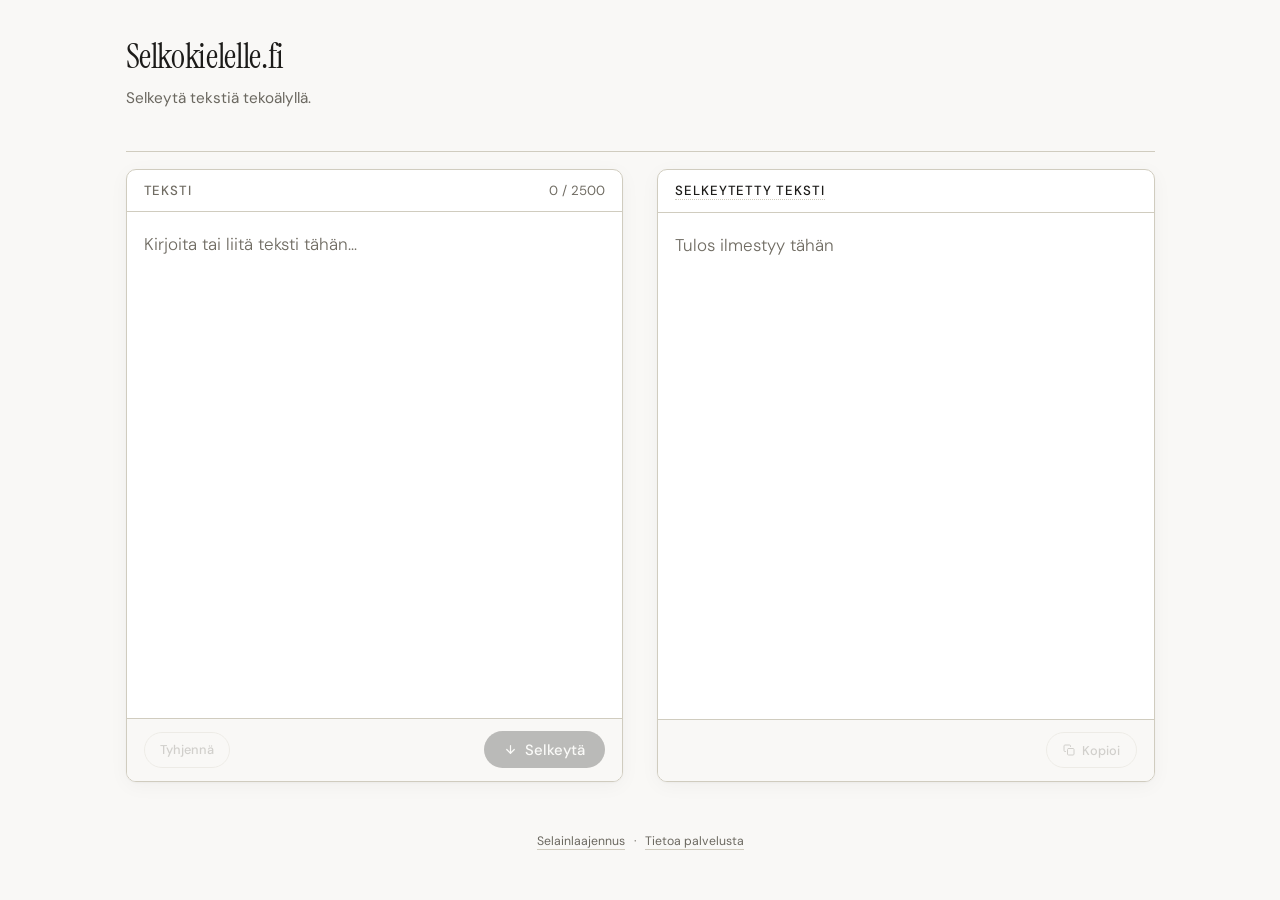
<file: frontend/index.html>
<!DOCTYPE html>
<html lang="fi">
<head>
  <meta charset="UTF-8" />
  <meta name="viewport" content="width=device-width, initial-scale=1.0" />
  <title>Selkokielelle – Selkeytä tekstiä tekoälyllä</title>
  <meta name="description" content="Ilmainen tekoälytyökalu tekstin selkeyttämiseen. Tarkista tulos selkokielen asiantuntijan kanssa ennen julkaisua." />
  <link rel="canonical" href="https://selkokielelle.fi/" />
  <link rel="icon" href="favicon.svg" type="image/svg+xml" />
  <meta property="og:title" content="Selkokielelle – Selkeytä tekstiä tekoälyllä" />
  <meta property="og:description" content="Ilmainen tekoälytyökalu tekstin selkeyttämiseen. Tarkista tulos selkokielen asiantuntijan kanssa ennen julkaisua." />
  <meta property="og:url" content="https://selkokielelle.fi/" />
  <meta property="og:type" content="website" />
  <script type="application/ld+json">
  {
    "@context": "https://schema.org",
    "@type": "WebApplication",
    "name": "Selkokielelle",
    "url": "https://selkokielelle.fi",
    "description": "Ilmainen tekoälytyökalu tekstin selkeyttämiseen. Tarkista tulos selkokielen asiantuntijan kanssa ennen julkaisua.",
    "applicationCategory": "UtilityApplication",
    "operatingSystem": "All",
    "offers": {
      "@type": "Offer",
      "price": "0",
      "priceCurrency": "EUR"
    },
    "inLanguage": "fi",
    "browserRequirements": "Requires JavaScript"
  }
  </script>
  <link rel="preconnect" href="https://fonts.googleapis.com">
  <link href="https://fonts.googleapis.com/css2?family=Instrument+Serif:ital@0;1&family=DM+Sans:opsz,wght@9..40,300;400;500&display=swap" rel="stylesheet">
  <style>
    :root {
      --bg:       #F9F8F6;
      --ink:      #1C1B19;
      --mid:      #6B6860;
      --faint:    #706C63;
      --rule:     #D0CCBF;
      --accent:   #1C1B19;
      --surface:  #FFFFFF;
      --radius:   10px;
    }

    *, *::before, *::after { box-sizing: border-box; margin: 0; padding: 0; }

    .skip-link {
      position: absolute;
      top: -100%;
      left: 1rem;
      background: var(--ink);
      color: #fff;
      padding: .5rem 1rem;
      border-radius: var(--radius);
      font-size: .875rem;
      font-weight: 500;
      z-index: 1000;
      text-decoration: none;
    }
    .skip-link:focus {
      top: 1rem;
    }

    html, body {
      margin: 0;
      padding: 0;
    }

    html {
      font-size: 17px;
      height: 100vh;
      height: 100dvh;
      -webkit-font-smoothing: antialiased;
    }

    body {
      font-family: 'DM Sans', sans-serif;
      background: var(--bg);
      color: var(--ink);
      height: 100vh;
      height: 100dvh;
      overflow-y: auto;
      overflow-x: hidden;
      display: flex;
      flex-direction: column;
      align-items: center;
    }

    /* ── WRAPPER ── */
    .wrap {
      width: 100%;
      max-width: 640px;
      padding: 0 1.5rem;
      flex: 1;
    }

    /* ── TOP ── */
    .top {
      padding: 3.5rem 0 2.8rem;
      animation: fadein .5s ease both;
    }

    .wordmark {
      font-family: 'Instrument Serif', serif;
      font-size: 1.5rem;
      font-weight: 400;
      letter-spacing: -.01em;
      color: var(--ink);
      margin-bottom: .55rem;
    }

    .tagline {
      font-size: .9rem;
      color: var(--mid);
      font-weight: 400;
    }

    /* ── RULE ── */
    hr {
      border: none;
      border-top: 1px solid var(--rule);
      margin-bottom: 2rem;
      animation: fadein .5s .05s ease both;
    }

    /* ── EDITOR BLOCK ── */
    .editor {
      background: var(--surface);
      border: 1px solid var(--rule);
      border-radius: var(--radius);
      overflow: hidden;
      box-shadow: 0 1px 3px rgba(0,0,0,.04), 0 4px 20px rgba(0,0,0,.04);
      animation: fadein-slide .5s .1s ease both;
      opacity: 0;
      transition: opacity 0.25s ease;
    }

    .editor.appeared {
      opacity: 1;
    }

    .editor-header {
      padding: .7rem 1rem;
      display: flex;
      align-items: center;
      justify-content: space-between;
      border-bottom: 1px solid var(--rule);
    }

    .editor-label {
      font-size: .78rem;
      font-weight: 500;
      letter-spacing: .07em;
      text-transform: uppercase;
      color: var(--faint);
    }

    .output-label-link {
      text-decoration: none;
      color: inherit;
      border-bottom: 1px dotted var(--rule);
      transition: border-color .15s;
    }
    .output-label-link:hover {
      border-bottom-color: var(--ink);
    }

    .char-count {
      font-size: .78rem;
      color: var(--faint);
      font-variant-numeric: tabular-nums;
      transition: color .2s;
    }
    .char-count.warn { color: #C07A20; }
    .char-count.over { color: #C0392B; }

    .limit-hint {
      display: none;
      font-size: .78rem;
      color: #C0392B;
      padding: .35rem 1rem .4rem;
      border-bottom: 1px solid #F5C6C2;
    }
    .limit-hint.visible { display: block; }

    textarea {
      display: block;
      width: 100%;
      height: 300px;
      padding: 1.1rem 1rem;
      border: none;
      outline: none;
      resize: vertical;
      overflow-y: auto;
      overflow-wrap: break-word;
      font-family: 'DM Sans', sans-serif;
      font-size: 1rem;
      font-weight: 300;
      line-height: 1.75;
      color: var(--ink);
      background: transparent;
      caret-color: var(--accent);
      transition: opacity 0.25s ease;
    }


    textarea::placeholder { color: var(--faint); }

    .wrap:has(.output.state-done) .editor:not(:focus-within) { opacity: 0.7; }

    /* ── ACTION ROW ── */
    .action-row {
      padding: .75rem 1rem;
      display: flex;
      justify-content: space-between;
      align-items: center;
      border-top: 1px solid var(--rule);
      background: var(--bg);
    }

    .btn {
      font-family: 'DM Sans', sans-serif;
      font-size: .875rem;
      font-weight: 500;
      padding: .5rem 1.2rem;
      border-radius: 99px;
      border: none;
      cursor: pointer;
      transition: opacity .15s, transform .15s;
      display: inline-flex;
      align-items: center;
      gap: .45rem;
    }

    .btn:active { transform: scale(.97); }

    .btn-primary {
      background: var(--ink);
      color: #fff;
    }

    .btn-primary:hover:not(:disabled) { opacity: .82; }

    .btn-primary:disabled {
      opacity: .28;
      cursor: not-allowed;
    }

    .btn-ghost {
      background: transparent;
      color: var(--mid);
      border: 1px solid var(--rule);
      font-size: .75rem;
      padding: .5rem .9rem;
    }

    .btn-ghost:hover { background: var(--bg); }

    .btn-ghost:disabled {
      opacity: .28;
      cursor: not-allowed;
    }

    textarea:focus-visible {
      outline: none;
    }

    .editor:focus-within {
      border-color: var(--ink);
      box-shadow: 0 0 0 3px rgba(28,27,25,.10),
                  0 1px 3px rgba(0,0,0,.04),
                  0 4px 20px rgba(0,0,0,.04);
    }

    .btn:focus-visible {
      outline: 2px solid var(--accent);
      outline-offset: 2px;
    }

    /* spinner */
    .spinner {
      width: 13px; height: 13px;
      border: 1.5px solid rgba(255,255,255,.3);
      border-top-color: #fff;
      border-radius: 50%;
      animation: spin .6s linear infinite;
      display: none;
    }
    .is-loading .spinner { display: block; }
    .is-loading .btn-arrow { display: none; }

    @keyframes spin { to { transform: rotate(360deg); } }

    /* ── ARROW DIVIDER ── */
    .arrow-sep {
      display: flex;
      justify-content: center;
      padding: .9rem 0;
      animation: fadein .5s .15s ease both;
      color: var(--faint);
    }

    .arrow-sep svg { width: 18px; height: 18px; }

    /* ── OUTPUT ── */
    .output {
      border: 1px solid var(--rule);
      border-radius: var(--radius);
      overflow: hidden;
      background: var(--surface);
      box-shadow: 0 1px 3px rgba(0,0,0,.04), 0 4px 20px rgba(0,0,0,.04);
      animation: fadein .5s .2s ease both;
    }

    .output-header {
      padding: .7rem 1rem;
      display: flex;
      align-items: center;
      justify-content: space-between;
      border-bottom: 1px solid var(--rule);
    }

    .output-body {
      padding: 1.1rem 1rem;
      height: 300px;
      overflow-y: auto;
      display: flex;
      align-items: flex-start;
    }

    .output-empty {
      font-size: 1rem;
      color: var(--faint);
      font-weight: 300;
      line-height: 1.75;
    }

    /* skeleton shimmer */
    .skeleton { display: none; flex-direction: column; gap: .55rem; width: 100%; }

    .sk-line {
      height: .95em;
      border-radius: 3px;
      background: linear-gradient(90deg, var(--rule) 25%, #ECEAE4 50%, var(--rule) 75%);
      background-size: 300% 100%;
      animation: shimmer 1.3s infinite;
    }

    .sk-line:nth-child(1) { width: 100%; }
    .sk-line:nth-child(2) { width: 88%; }
    .sk-line:nth-child(3) { width: 95%; }
    .sk-line:nth-child(4) { width: 72%; }

    @keyframes shimmer {
      0% { background-position: 200% 0; }
      100% { background-position: -200% 0; }
    }

    #output-text {
      font-size: 1rem;
      line-height: 1.75;
      font-weight: 300;
      color: var(--ink);
      opacity: 0;
      transition: opacity .35s ease;
      width: 100%;
      overflow-wrap: break-word;
    }

    #output-text p {
      margin: 0 0 1em 0;
    }

    #output-text p:last-child {
      margin-bottom: 0;
    }

    #output-text.visible { opacity: 1; }

    /* states */
    .state-empty  .output-empty   { display: flex; }
    .state-empty  .skeleton        { display: none; }
    .state-empty  #output-text     { visibility: hidden; height: 0; overflow: hidden; position: absolute; }

    .state-loading .output-empty  { display: none; }
    .state-loading .skeleton       { display: flex; }
    .state-loading #output-text    { visibility: hidden; height: 0; overflow: hidden; position: absolute; }

    .state-done   .output-empty   { display: none; }
    .state-done   .skeleton        { display: none; }
    .state-done   #output-text     { visibility: visible; height: auto; overflow: visible; position: static; display: block; }

    /* copy row */
    .copy-row {
      padding: .75rem 1rem;
      border-top: 1px solid var(--rule);
      display: flex;
      justify-content: flex-end;
      background: var(--bg);
    }

    /* ── FOOTER ── */
    footer {
      padding: 2.5rem 0 3rem;
      font-size: .72rem;
      color: var(--faint);
      text-align: center;
      animation: fadein .5s .25s ease both;
    }

    footer a { color: var(--mid); text-decoration: none; border-bottom: 1px solid var(--rule); }
    footer a:hover { color: var(--ink); border-color: var(--ink); }

    /* ── ANIMATIONS ── */
    @keyframes fadein {
      from { opacity: 0; transform: translateY(8px); }
      to   { opacity: 1; transform: translateY(0); }
    }

    /* slide-only variant: no opacity in keyframes so fill-mode won't lock it */
    @keyframes fadein-slide {
      from { transform: translateY(8px); }
      to   { transform: translateY(0); }
    }

    @media (max-width: 480px) {
      .top { padding: 2.5rem 0 2rem; }
    }

    .sr-only {
      position: absolute;
      width: 1px;
      height: 1px;
      padding: 0;
      margin: -1px;
      overflow: hidden;
      clip: rect(0, 0, 0, 0);
      white-space: nowrap;
      border: 0;
    }

    @media (prefers-reduced-motion: reduce) {
      *, *::before, *::after {
        animation-duration: 0.01ms !important;
        animation-iteration-count: 1 !important;
        transition-duration: 0.01ms !important;
      }
    }

    /* Desktop layout: side-by-side */
    @media (min-width: 800px) {
      body {
        overflow: auto;
      }

      .wrap {
        max-width: 1080px;
        min-height: 0;
        display: grid;
        grid-template-columns: 1fr 1fr;
        grid-template-rows: auto auto 1fr auto;
        column-gap: 2rem;
        row-gap: 1rem;
        align-items: stretch;
      }

      .wordmark {
        font-size: 2rem;
      }

      .top {
        grid-column: 1 / -1;
        padding: 2rem 0 1.5rem;
      }

      header {
        grid-column: 1 / -1;
      }

      main {
        grid-column: 1 / -1;
        display: contents;
      }

      hr {
        grid-column: 1 / -1;
        margin-bottom: 0;
      }

      .editor {
        grid-column: 1;
        grid-row: 3;
        display: grid;
        grid-template-rows: auto 1fr auto auto;
        min-height: 0;
        min-width: 0;
      }

      .editor textarea {
        height: auto;
        min-height: 0;
        resize: none;
      }

      .arrow-sep {
        display: none;
      }

      .output {
        grid-column: 2;
        grid-row: 3;
        display: grid;
        grid-template-rows: auto 1fr auto;
        min-height: 0;
        min-width: 0;
      }

      .output-body {
        height: auto;
        min-height: 0;
        overflow-y: auto;
      }

      footer {
        grid-column: 1 / -1;
        padding: 2rem 0 3rem;
      }
    }
  </style>
</head>
<body>

<a href="#input-text" class="skip-link">Siirry tekstikenttään</a>

<div class="wrap">

  <header>
  <div class="top">
    <h1 class="wordmark">Selkokielelle.fi</h1>
    <div class="tagline">Selkeytä tekstiä tekoälyllä.</div>
  </div>
  </header>

  <hr>

  <main>
  <!-- INPUT -->
  <div class="editor" id="editor">
    <div class="editor-header">
      <span class="editor-label">Teksti</span>
      <span class="char-count" id="char-count">0 / 2500</span>
    </div>
    <textarea
      id="input-text"
      placeholder="Kirjoita tai liitä teksti tähän…"
      rows="7"
      aria-label="Syötä selkeytettävä teksti"
    ></textarea>
    <div class="limit-hint" id="limit-hint" aria-live="polite">Teksti on liian pitkä. Lyhennä alle 2 500 merkkiin.</div>
    <div class="action-row">
      <button class="btn btn-ghost" id="clear-btn" type="button" disabled>Tyhjennä</button>
      <button class="btn btn-primary" id="convert-btn" disabled>
        <div class="spinner"></div>
        <svg class="btn-arrow" width="13" height="13" viewBox="0 0 24 24" fill="none" stroke="currentColor" stroke-width="2.2" stroke-linecap="round" stroke-linejoin="round" aria-hidden="true"><line x1="12" y1="5" x2="12" y2="19"/><polyline points="19 12 12 19 5 12"/></svg>
        Selkeytä
      </button>
    </div>
  </div>

  <!-- DIVIDER -->
  <div class="arrow-sep" aria-hidden="true">
    <svg viewBox="0 0 24 24" fill="none" stroke="currentColor" stroke-width="1.5" stroke-linecap="round" stroke-linejoin="round">
      <line x1="12" y1="5" x2="12" y2="19"/><polyline points="19 12 12 19 5 12"/>
    </svg>
  </div>

  <!-- OUTPUT -->
  <div class="output state-empty" id="output-wrap">
    <div class="output-header">
      <a class="editor-label output-label-link" href="tietoja.html#tekoaly-ja-selkokieli">Selkeytetty teksti</a>
    </div>
    <div class="output-body">
      <div class="output-empty">Tulos ilmestyy tähän</div>
      <div class="skeleton" id="skeleton">
        <div class="sk-line"></div>
        <div class="sk-line"></div>
        <div class="sk-line"></div>
        <div class="sk-line"></div>
      </div>
      <div id="output-text" role="region" aria-live="polite"></div>
    </div>
    <div class="copy-row" id="copy-row">
      <button class="btn btn-ghost" id="copy-btn" disabled>
        <svg width="12" height="12" viewBox="0 0 24 24" fill="none" stroke="currentColor" stroke-width="2" stroke-linecap="round" stroke-linejoin="round" aria-hidden="true"><rect x="9" y="9" width="13" height="13" rx="2"/><path d="M5 15H4a2 2 0 0 1-2-2V4a2 2 0 0 1 2-2h9a2 2 0 0 1 2 2v1"/></svg>
        Kopioi
      </button>
      <span id="copy-status" class="sr-only" aria-live="assertive"></span>
    </div>
  </div>
  </main>

  <footer>
    <a href="laajennos.html">Selainlaajennus</a>
    &ensp;·&ensp;
    <a href="tietoja.html">Tietoa palvelusta</a>
  </footer>

</div>

<script src="app.js"></script>
<script data-goatcounter="https://selkokielelle.goatcounter.com/count" async src="//gc.zgo.at/count.js"></script>
</body>
</html>
</file>
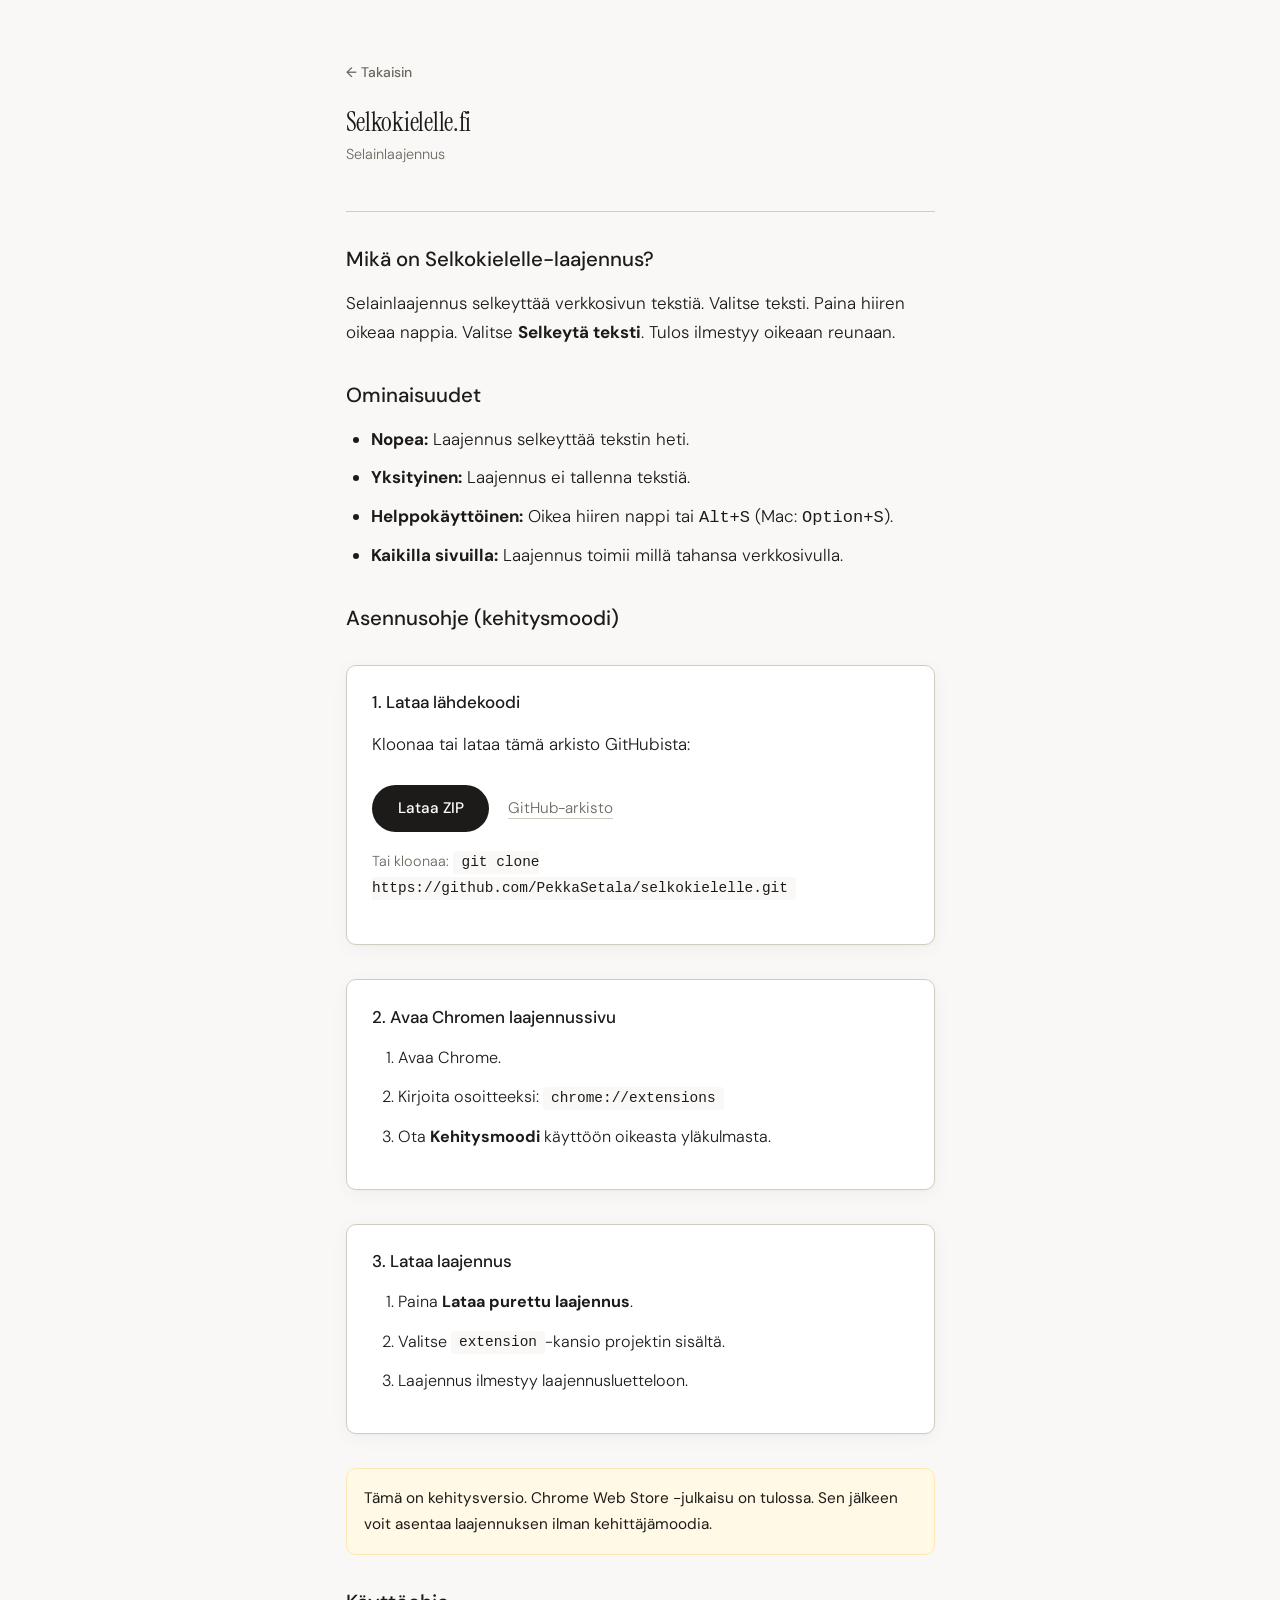
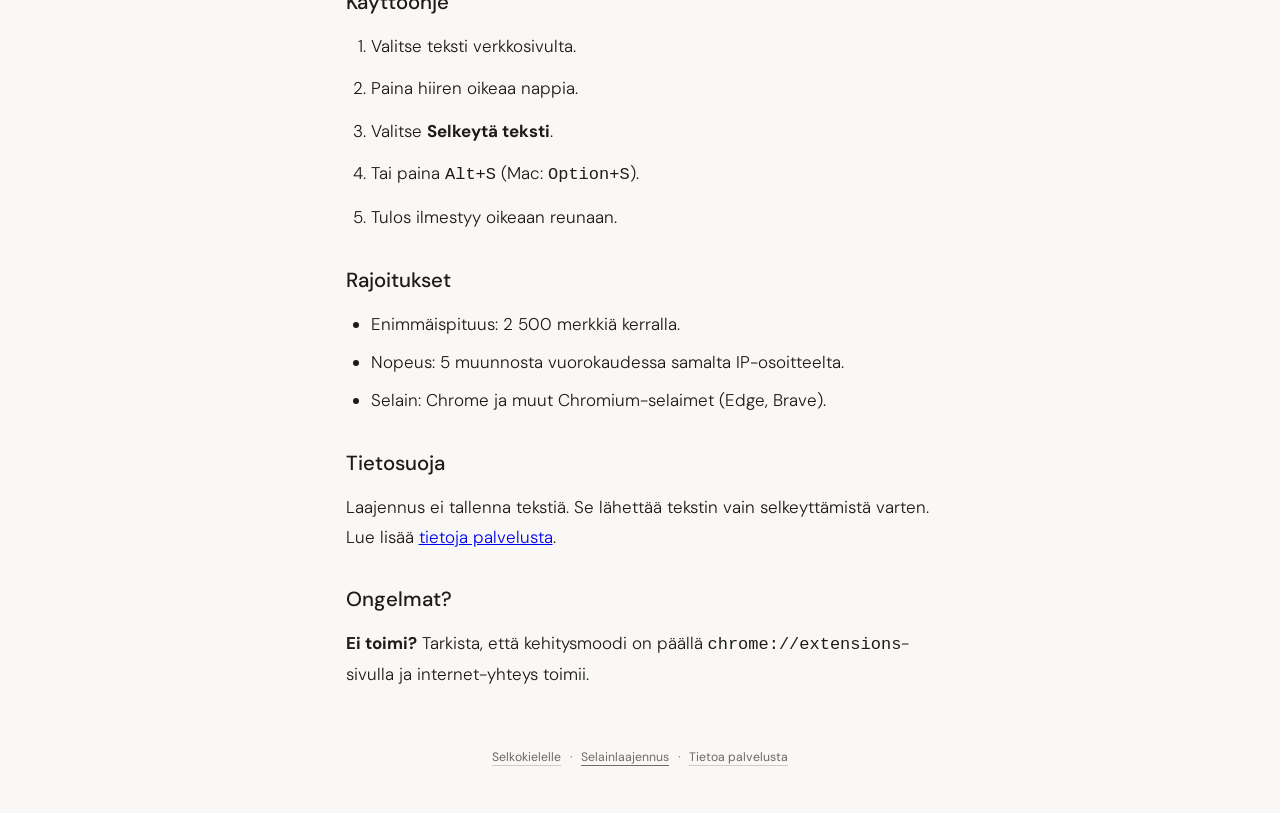
<file: frontend/laajennos.html>
<!DOCTYPE html>
<html lang="fi">
<head>
  <meta charset="UTF-8" />
  <meta name="viewport" content="width=device-width, initial-scale=1.0" />
  <title>Selainlaajennus – Selkokielelle</title>
  <meta name="description" content="Selkeytä verkkosivun tekstiä suoraan selaimestasi. Valitse teksti, paina hiiren oikeaa nappia." />
  <link rel="canonical" href="https://selkokielelle.fi/laajennos.html" />
  <link rel="icon" href="favicon.svg" type="image/svg+xml" />
  <meta property="og:title" content="Selainlaajennus – Selkokielelle" />
  <meta property="og:description" content="Selkeytä verkkosivun tekstiä suoraan selaimestasi. Valitse teksti, paina hiiren oikeaa nappia." />
  <meta property="og:url" content="https://selkokielelle.fi/laajennos.html" />
  <meta property="og:type" content="website" />
  <link rel="preconnect" href="https://fonts.googleapis.com">
  <link href="https://fonts.googleapis.com/css2?family=Instrument+Serif:ital@0;1&family=DM+Sans:opsz,wght@9..40,300;400;500&display=swap" rel="stylesheet">
  <style>
    :root {
      --bg:       #F9F8F6;
      --ink:      #1C1B19;
      --mid:      #6B6860;
      --faint:    #706C63;
      --rule:     #D0CCBF;
      --accent:   #2C4BFF;
      --surface:  #FFFFFF;
      --radius:   10px;
    }

    *, *::before, *::after { box-sizing: border-box; margin: 0; padding: 0; }

    html {
      font-size: 17px;
      -webkit-font-smoothing: antialiased;
    }

    body {
      font-family: 'DM Sans', sans-serif;
      background: var(--bg);
      color: var(--ink);
      min-height: 100vh;
      display: flex;
      flex-direction: column;
      align-items: center;
    }

    .wrap {
      width: 100%;
      max-width: 640px;
      padding: 0 1.5rem;
    }

    .top {
      padding: 3.5rem 0 2.8rem;
      animation: fadein .5s ease both;
    }

    .wordmark {
      font-family: 'Instrument Serif', serif;
      font-size: 1.5rem;
      font-weight: 400;
      letter-spacing: -.01em;
      color: var(--ink);
      margin-bottom: .35rem;
    }

    .back-link {
      display: inline-block;
      font-size: .82rem;
      font-weight: 500;
      color: var(--mid);
      text-decoration: none;
      margin-bottom: 1.5rem;
      transition: color .15s;
    }

    .back-link:hover { color: var(--ink); }

    .tagline {
      font-size: .85rem;
      color: var(--mid);
      font-weight: 300;
    }

    hr {
      border: none;
      border-top: 1px solid var(--rule);
      margin-bottom: 2rem;
      animation: fadein .5s .05s ease both;
    }

    .content {
      animation: fadein .5s .1s ease both;
    }

    .content h2 {
      font-size: 1.2rem;
      font-weight: 500;
      margin: 2rem 0 1rem;
      color: var(--ink);
    }

    .content h2:first-child {
      margin-top: 0;
    }

    .content p {
      line-height: 1.75;
      margin-bottom: 1rem;
      color: var(--ink);
      font-weight: 300;
    }

    .content ul {
      margin-left: 1.5rem;
      margin-bottom: 1rem;
      line-height: 1.75;
    }

    .content li {
      margin-bottom: .5rem;
      color: var(--ink);
      font-weight: 300;
    }

    .install-box {
      background: var(--surface);
      border: 1px solid var(--rule);
      border-radius: var(--radius);
      padding: 1.5rem;
      margin: 2rem 0;
      box-shadow: 0 1px 3px rgba(0,0,0,.04), 0 4px 20px rgba(0,0,0,.04);
    }

    .install-box h3 {
      font-size: 1rem;
      font-weight: 500;
      margin-bottom: 1rem;
      color: var(--ink);
    }

    .install-box ol {
      margin-left: 1.5rem;
    }

    .install-box li {
      margin-bottom: .75rem;
      line-height: 1.65;
      color: var(--ink);
      font-weight: 300;
      font-size: .95rem;
    }

    .install-box code {
      background: var(--bg);
      padding: .2rem .5rem;
      border-radius: 4px;
      font-family: 'Courier New', monospace;
      font-size: .85rem;
      color: var(--ink);
    }

    .btn {
      display: inline-block;
      font-size: .9rem;
      font-weight: 500;
      padding: .6rem 1.5rem;
      border-radius: 99px;
      border: none;
      cursor: pointer;
      text-decoration: none;
      transition: opacity .15s, transform .15s;
      text-align: center;
      margin-top: .5rem;
    }

    .btn-primary {
      background: var(--ink);
      color: #fff;
    }

    .btn-primary:hover { opacity: .82; }

    .note {
      background: #FFF9E6;
      border: 1px solid #FFE6B3;
      border-radius: var(--radius);
      padding: 1rem;
      margin: 1.5rem 0;
      font-size: .9rem;
      color: var(--ink);
      line-height: 1.65;
    }

    footer {
      padding: 2.5rem 0 3rem;
      font-size: .72rem;
      color: var(--faint);
      text-align: center;
      animation: fadein .5s .25s ease both;
    }

    footer a { color: var(--mid); text-decoration: none; border-bottom: 1px solid var(--rule); }
    footer a:hover { color: var(--ink); border-color: var(--ink); }

    @keyframes fadein {
      from { opacity: 0; transform: translateY(8px); }
      to   { opacity: 1; transform: translateY(0); }
    }

    @media (max-width: 480px) {
      .top { padding: 2.5rem 0 2rem; }
    }
  </style>
</head>
<body>

<div class="wrap">

  <div class="top">
    <a class="back-link" href="index.html">← Takaisin</a>
    <h1 class="wordmark">Selkokielelle.fi</h1>
    <div class="tagline">Selainlaajennus</div>
  </div>

  <hr>

  <div class="content">

    <h2>Mikä on Selkokielelle-laajennus?</h2>
    <p>Selainlaajennus selkeyttää verkkosivun tekstiä. Valitse teksti. Paina hiiren oikeaa nappia. Valitse <strong>Selkeytä teksti</strong>. Tulos ilmestyy oikeaan reunaan.</p>

    <h2>Ominaisuudet</h2>
    <ul>
      <li><strong>Nopea:</strong> Laajennus selkeyttää tekstin heti.</li>
      <li><strong>Yksityinen:</strong> Laajennus ei tallenna tekstiä.</li>
      <li><strong>Helppokäyttöinen:</strong> Oikea hiiren nappi tai <code>Alt+S</code> (Mac: <code>Option+S</code>).</li>
      <li><strong>Kaikilla sivuilla:</strong> Laajennus toimii millä tahansa verkkosivulla.</li>
    </ul>

    <h2>Asennusohje (kehitysmoodi)</h2>

    <div class="install-box">
      <h3>1. Lataa lähdekoodi</h3>
      <p>Kloonaa tai lataa tämä arkisto GitHubista:</p>
      <p style="margin-top: .75rem;">
        <a href="https://github.com/PekkaSetala/selkokielelle/archive/refs/heads/main.zip" class="btn btn-primary">Lataa ZIP</a>
        &ensp;
        <a href="https://github.com/PekkaSetala/selkokielelle" style="font-size:.9rem; color:var(--mid); text-decoration:none; border-bottom:1px solid var(--rule);" target="_blank" rel="noopener">GitHub-arkisto</a>
      </p>
      <p style="margin-top:.75rem; font-size:.85rem; color:var(--mid);">Tai kloonaa: <code>git clone https://github.com/PekkaSetala/selkokielelle.git</code></p>
    </div>

    <div class="install-box">
      <h3>2. Avaa Chromen laajennussivu</h3>
      <ol>
        <li>Avaa Chrome.</li>
        <li>Kirjoita osoitteeksi: <code>chrome://extensions</code></li>
        <li>Ota <strong>Kehitysmoodi</strong> käyttöön oikeasta yläkulmasta.</li>
      </ol>
    </div>

    <div class="install-box">
      <h3>3. Lataa laajennus</h3>
      <ol>
        <li>Paina <strong>Lataa purettu laajennus</strong>.</li>
        <li>Valitse <code>extension</code>-kansio projektin sisältä.</li>
        <li>Laajennus ilmestyy laajennusluetteloon.</li>
      </ol>
    </div>

    <div class="note">
      Tämä on kehitysversio. Chrome Web Store -julkaisu on tulossa. Sen jälkeen voit asentaa laajennuksen ilman kehittäjämoodia.
    </div>

    <h2>Käyttöohje</h2>
    <ol style="margin-left: 1.5rem; line-height: 1.75;">
      <li style="margin-bottom: 0.75rem;">Valitse teksti verkkosivulta.</li>
      <li style="margin-bottom: 0.75rem;">Paina hiiren oikeaa nappia.</li>
      <li style="margin-bottom: 0.75rem;">Valitse <strong>Selkeytä teksti</strong>.</li>
      <li style="margin-bottom: 0.75rem;">Tai paina <code>Alt+S</code> (Mac: <code>Option+S</code>).</li>
      <li>Tulos ilmestyy oikeaan reunaan.</li>
    </ol>

    <h2>Rajoitukset</h2>
    <ul>
      <li>Enimmäispituus: 2 500 merkkiä kerralla.</li>
      <li>Nopeus: 5 muunnosta vuorokaudessa samalta IP-osoitteelta.</li>
      <li>Selain: Chrome ja muut Chromium-selaimet (Edge, Brave).</li>
    </ul>

    <h2>Tietosuoja</h2>
    <p>Laajennus ei tallenna tekstiä. Se lähettää tekstin vain selkeyttämistä varten. Lue lisää <a href="tietoja.html">tietoja palvelusta</a>.</p>

    <h2>Ongelmat?</h2>
    <p><strong>Ei toimi?</strong> Tarkista, että kehitysmoodi on päällä <code>chrome://extensions</code>-sivulla ja internet-yhteys toimii.</p>

  </div>

  <footer>
    <a href="index.html">Selkokielelle</a>
    &ensp;·&ensp;
    <a href="laajennos.html" aria-current="page" style="color: var(--faint); border-bottom-color: var(--faint); cursor: default;">Selainlaajennus</a>
    &ensp;·&ensp;
    <a href="tietoja.html">Tietoa palvelusta</a>
  </footer>

</div>

</body>
</html>
</file>
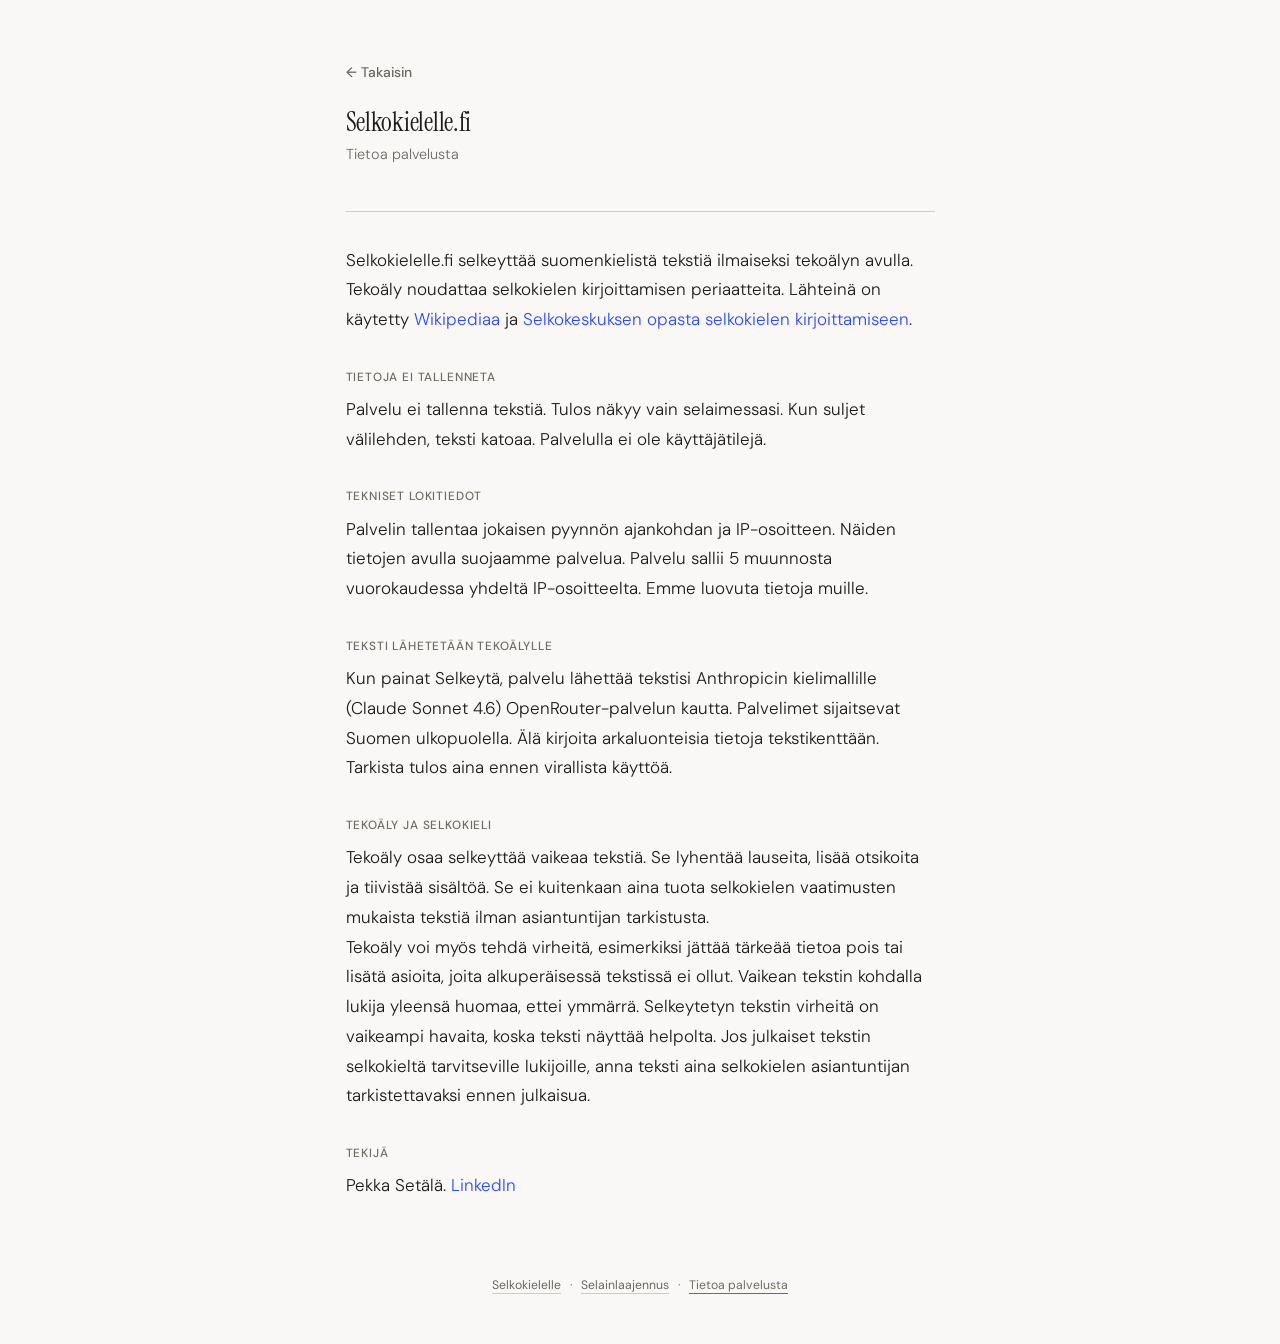
<file: frontend/tietoja.html>
<!DOCTYPE html>
<html lang="fi">
<head>
  <meta charset="UTF-8" />
  <meta name="viewport" content="width=device-width, initial-scale=1.0" />
  <title>Tietoa palvelusta – Selkokielelle</title>
  <link rel="canonical" href="https://selkokielelle.fi/tietoja.html" />
  <meta name="description" content="Tietoa Selkokielelle.fi-palvelusta. Ilmainen selkokielityökalu — ei tallenneta tietoja, ei käyttäjätilejä." />
  <link rel="icon" href="favicon.svg" type="image/svg+xml" />
  <link rel="preconnect" href="https://fonts.googleapis.com">
  <link rel="preconnect" href="https://fonts.gstatic.com" crossorigin>
  <link href="https://fonts.googleapis.com/css2?family=Instrument+Serif:ital@0;1&family=DM+Sans:opsz,wght@9..40,300;400;500&display=swap" rel="stylesheet">
  <style>
    :root {
      --bg:       #F9F8F6;
      --ink:      #1C1B19;
      --mid:      #6B6860;
      --faint:    #706C63;
      --rule:     #D0CCBF;
      --accent:   #2C4BFF;
      --surface:  #FFFFFF;
      --radius:   10px;
    }

    *, *::before, *::after { box-sizing: border-box; margin: 0; padding: 0; }

    html {
      font-size: 17px;
      -webkit-font-smoothing: antialiased;
    }

    body {
      font-family: 'DM Sans', sans-serif;
      background: var(--bg);
      color: var(--ink);
      min-height: 100vh;
      display: flex;
      flex-direction: column;
      align-items: center;
    }

    /* ── WRAPPER ── */
    .wrap {
      width: 100%;
      max-width: 640px;
      padding: 0 1.5rem;
    }

    /* ── TOP ── */
    .top {
      padding: 3.5rem 0 2.8rem;
      animation: fadein .5s ease both;
    }

    .back-link {
      display: inline-block;
      font-size: .82rem;
      font-weight: 500;
      color: var(--mid);
      text-decoration: none;
      margin-bottom: 1.5rem;
      transition: color .15s;
    }

    .back-link:hover { color: var(--ink); }

    .wordmark {
      font-family: 'Instrument Serif', serif;
      font-size: 1.5rem;
      font-weight: 400;
      letter-spacing: -.01em;
      color: var(--ink);
      margin-bottom: .35rem;
    }

    .tagline {
      font-size: .85rem;
      color: var(--mid);
      font-weight: 300;
    }

    /* ── RULE ── */
    hr {
      border: none;
      border-top: 1px solid var(--rule);
      margin-bottom: 2rem;
      animation: fadein .5s .05s ease both;
    }

    /* ── CONTENT ── */
    .content {
      animation: fadein .5s .1s ease both;
    }

    .section {
      margin-bottom: 2rem;
    }

    .section h2 {
      font-size: .7rem;
      font-weight: 500;
      letter-spacing: .07em;
      text-transform: uppercase;
      color: var(--faint);
      margin-bottom: .6rem;
    }

    .section p {
      font-size: 1rem;
      font-weight: 300;
      line-height: 1.75;
      color: var(--ink);
    }

    .section p a {
      color: var(--accent);
      text-decoration: none;
    }

    .section p a:hover {
      text-decoration: underline;
    }

    /* ── FOOTER ── */
    footer {
      padding: 2.5rem 0 3rem;
      font-size: .72rem;
      color: var(--faint);
      text-align: center;
      animation: fadein .5s .15s ease both;
    }

    footer a { color: var(--mid); text-decoration: none; border-bottom: 1px solid var(--rule); }
    footer a:hover { color: var(--ink); border-color: var(--ink); }

    /* ── ANIMATIONS ── */
    @keyframes fadein {
      from { opacity: 0; transform: translateY(8px); }
      to   { opacity: 1; transform: translateY(0); }
    }

    @media (max-width: 480px) {
      .top { padding: 2.5rem 0 2rem; }
    }
  </style>
</head>
<body>

<div class="wrap">

  <div class="top">
    <a class="back-link" href="index.html">← Takaisin</a>
    <h1 class="wordmark">Selkokielelle.fi</h1>
    <div class="tagline">Tietoa palvelusta</div>
  </div>

  <hr>

  <div class="content">

    <div class="section">
      <p>Selkokielelle.fi selkeyttää suomenkielistä tekstiä ilmaiseksi tekoälyn avulla. Tekoäly noudattaa selkokielen kirjoittamisen periaatteita. Lähteinä on käytetty <a href="https://fi.wikipedia.org/wiki/Selkokieli" target="_blank" rel="noopener">Wikipediaa</a> ja <a href="https://selkokeskus.fi/selkokieli/nain-kirjoitat-selkokielta/" target="_blank" rel="noopener">Selkokeskuksen opasta selkokielen kirjoittamiseen</a>.</p>
    </div>

    <div class="section">
      <h2>Tietoja ei tallenneta</h2>
      <p>Palvelu ei tallenna tekstiä. Tulos näkyy vain selaimessasi. Kun suljet välilehden, teksti katoaa. Palvelulla ei ole käyttäjätilejä.</p>
    </div>

    <div class="section">
      <h2>Tekniset lokitiedot</h2>
      <p>Palvelin tallentaa jokaisen pyynnön ajankohdan ja IP-osoitteen. Näiden tietojen avulla suojaamme palvelua. Palvelu sallii 5 muunnosta vuorokaudessa yhdeltä IP-osoitteelta. Emme luovuta tietoja muille.</p>
    </div>

    <div class="section">
      <h2>Teksti lähetetään tekoälylle</h2>
      <p>Kun painat Selkeytä, palvelu lähettää tekstisi Anthropicin kielimallille (Claude Sonnet 4.6) OpenRouter-palvelun kautta. Palvelimet sijaitsevat Suomen ulkopuolella. Älä kirjoita arkaluonteisia tietoja tekstikenttään. Tarkista tulos aina ennen virallista käyttöä.</p>
    </div>

    <div class="section">
      <h2 id="tekoaly-ja-selkokieli">Tekoäly ja selkokieli</h2>
      <p>Tekoäly osaa selkeyttää vaikeaa tekstiä. Se lyhentää lauseita, lisää otsikoita ja tiivistää sisältöä. Se ei kuitenkaan aina tuota selkokielen vaatimusten mukaista tekstiä ilman asiantuntijan tarkistusta.</p>
      <p>Tekoäly voi myös tehdä virheitä, esimerkiksi jättää tärkeää tietoa pois tai lisätä asioita, joita alkuperäisessä tekstissä ei ollut. Vaikean tekstin kohdalla lukija yleensä huomaa, ettei ymmärrä. Selkeytetyn tekstin virheitä on vaikeampi havaita, koska teksti näyttää helpolta. Jos julkaiset tekstin selkokieltä tarvitseville lukijoille, anna teksti aina selkokielen asiantuntijan tarkistettavaksi ennen julkaisua.</p>
    </div>

    <div class="section">
      <h2>Tekijä</h2>
      <p>Pekka Setälä. <a href="https://www.linkedin.com/in/pekkasetala/" target="_blank" rel="noopener">LinkedIn</a></p>
    </div>

  </div>

  <footer>
    <a href="index.html">Selkokielelle</a>
    &ensp;·&ensp;
    <a href="laajennos.html">Selainlaajennus</a>
    &ensp;·&ensp;
    <a href="tietoja.html" aria-current="page" style="color: var(--faint); border-bottom-color: var(--faint); cursor: default;">Tietoa palvelusta</a>
  </footer>

</div>

</body>
</html>
</file>
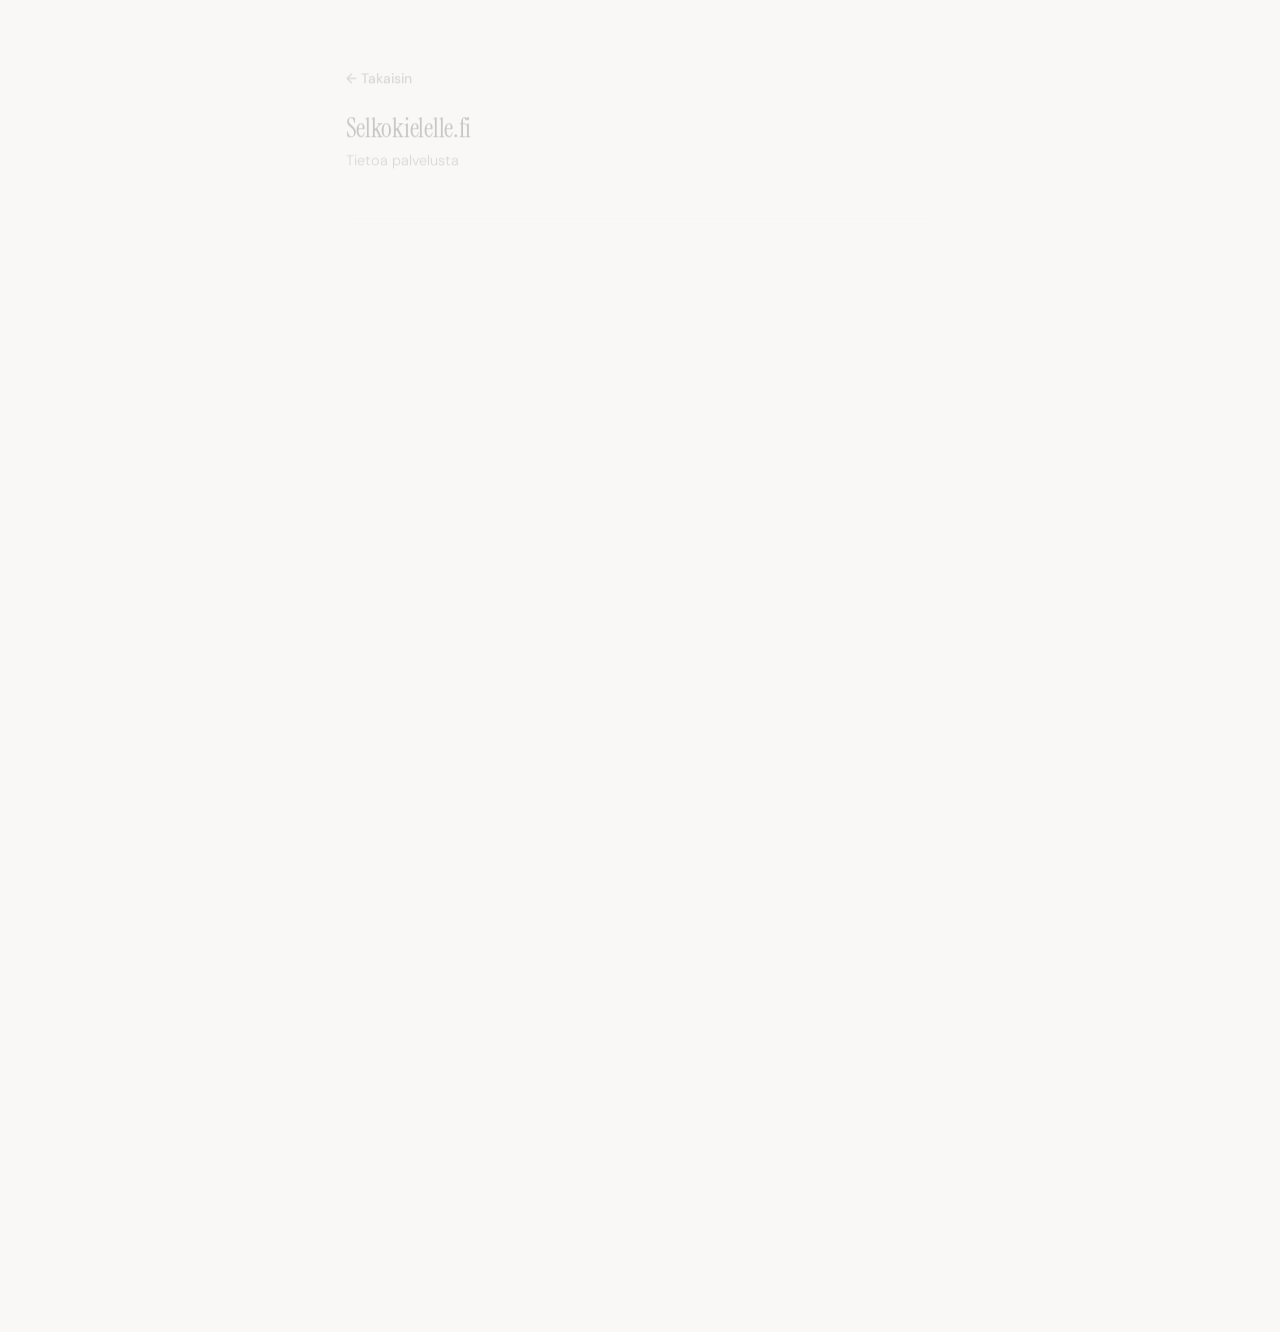
<file: frontend/tietosuoja.html>
<!DOCTYPE html>
<html lang="fi">
<head>
  <meta charset="UTF-8" />
  <meta http-equiv="refresh" content="0; url=tietoja.html" />
  <link rel="canonical" href="https://selkokielelle.fi/tietoja.html" />
</head>
<body></body>
</html>
</file>
